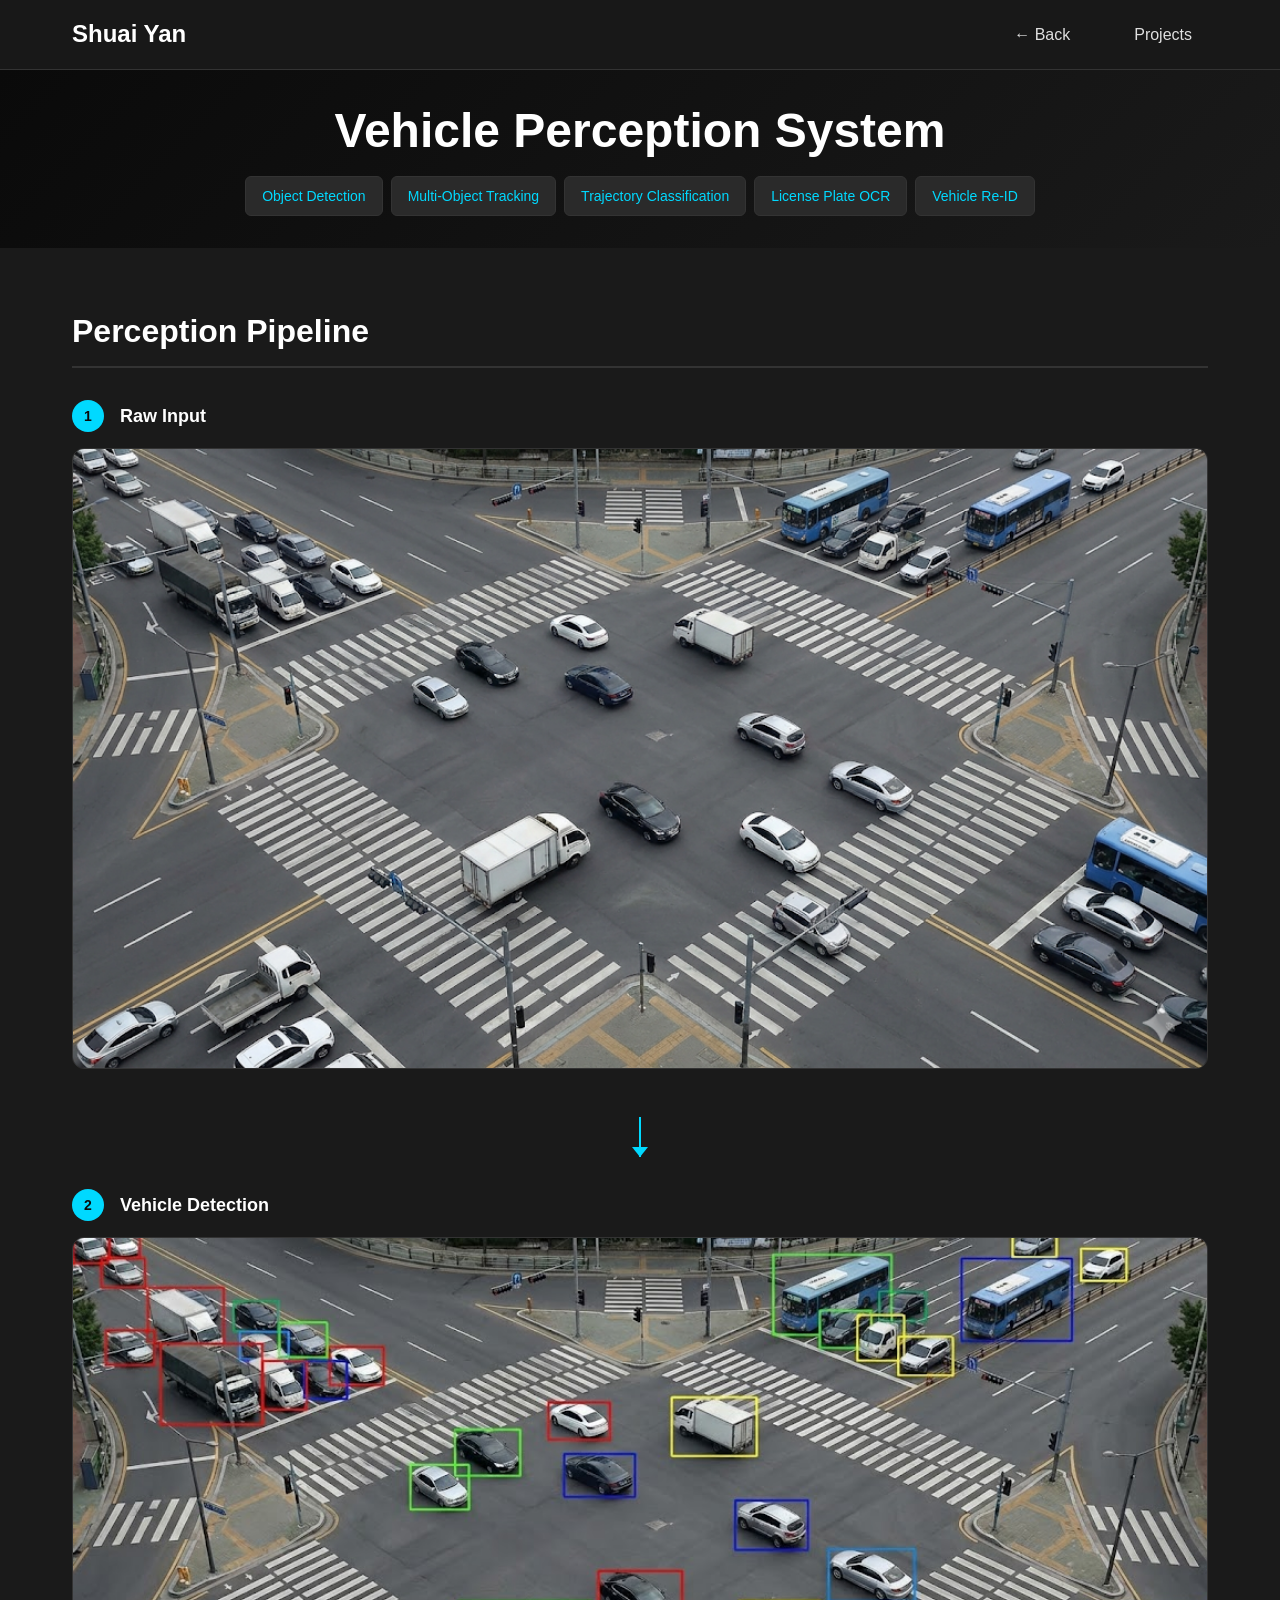
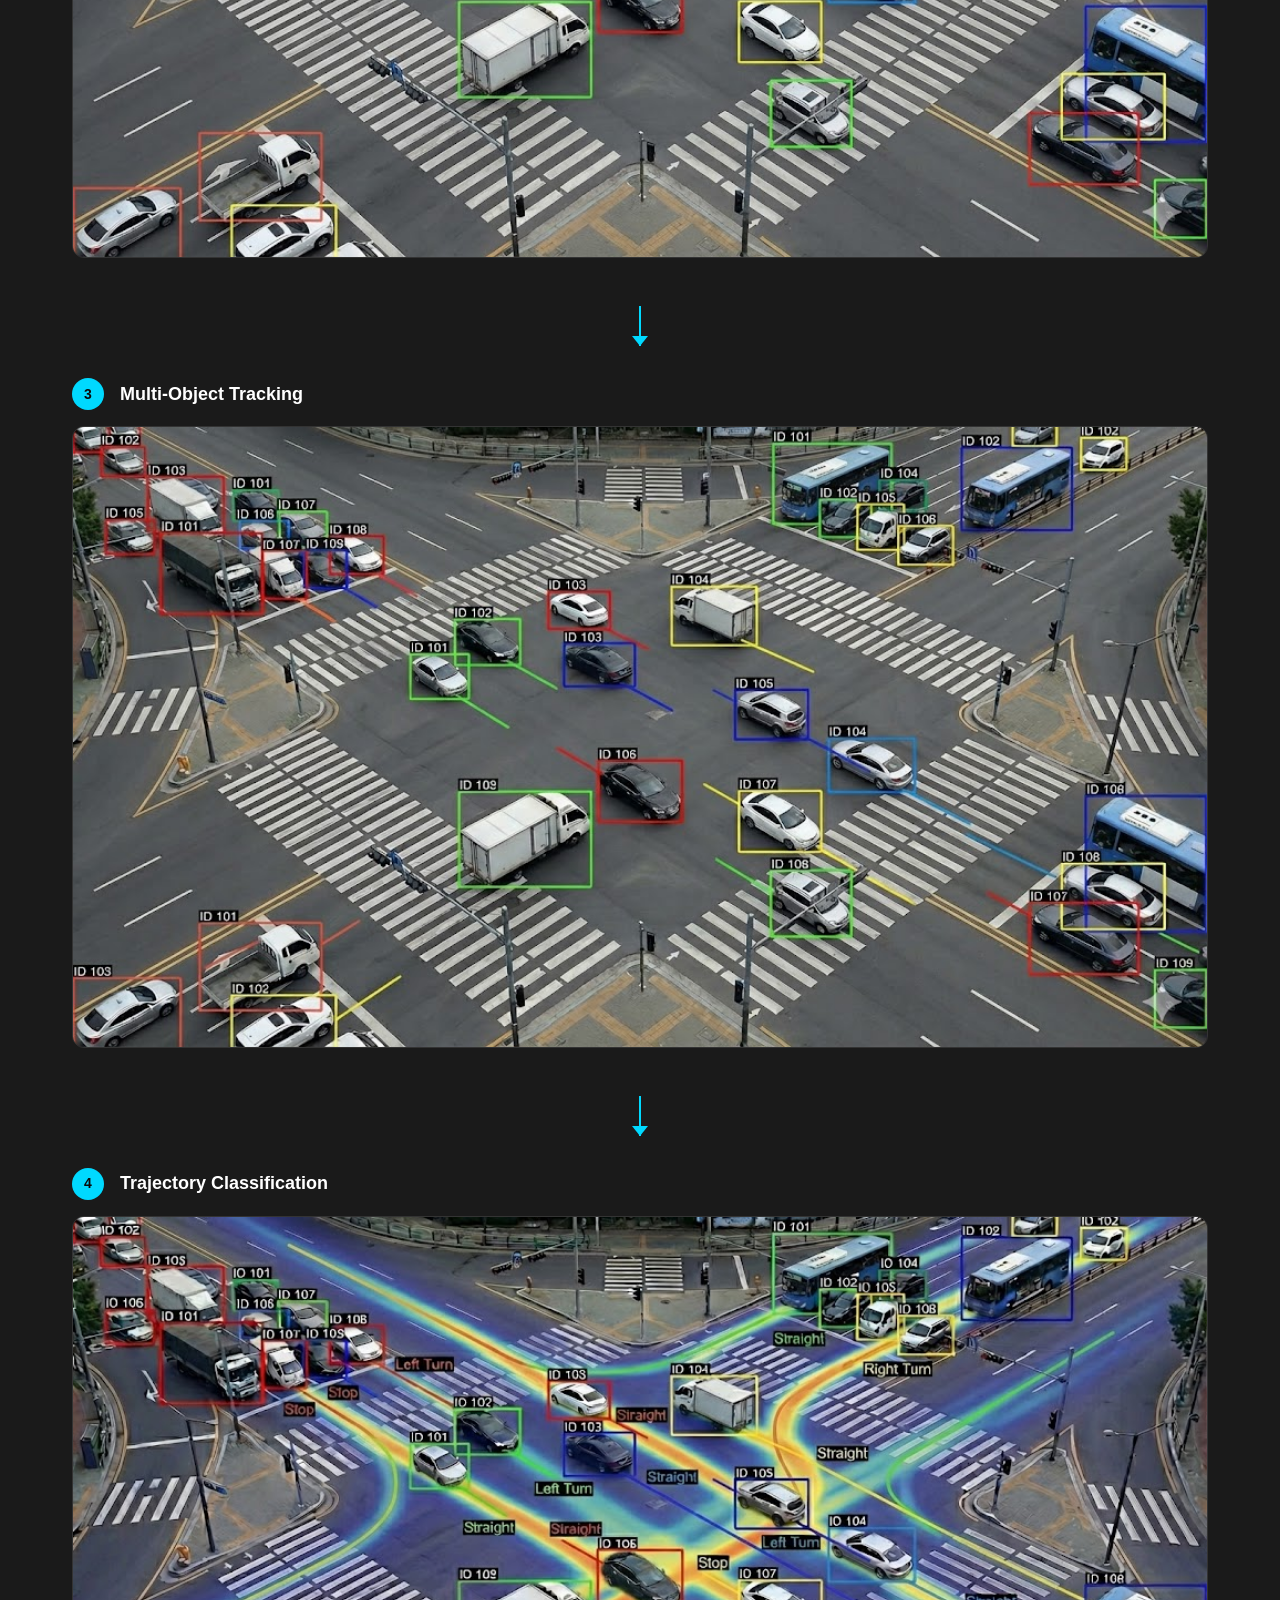
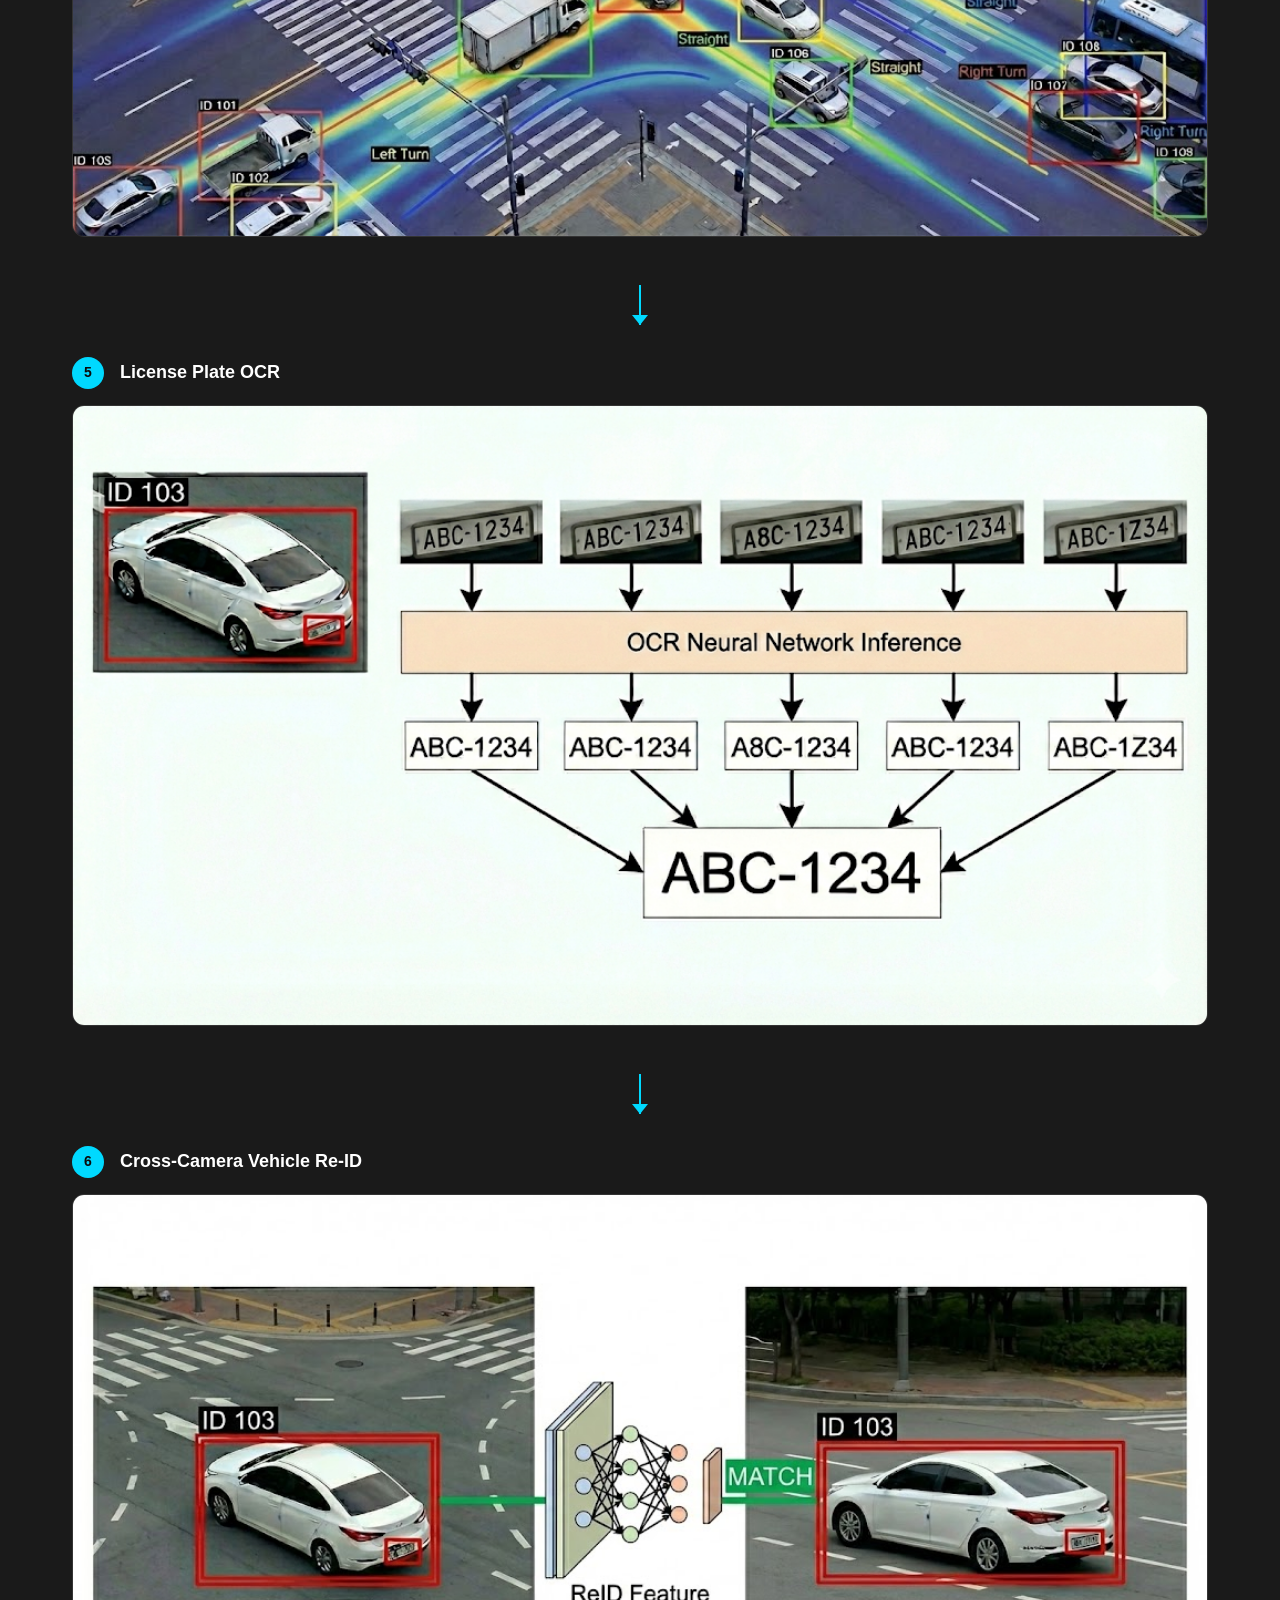
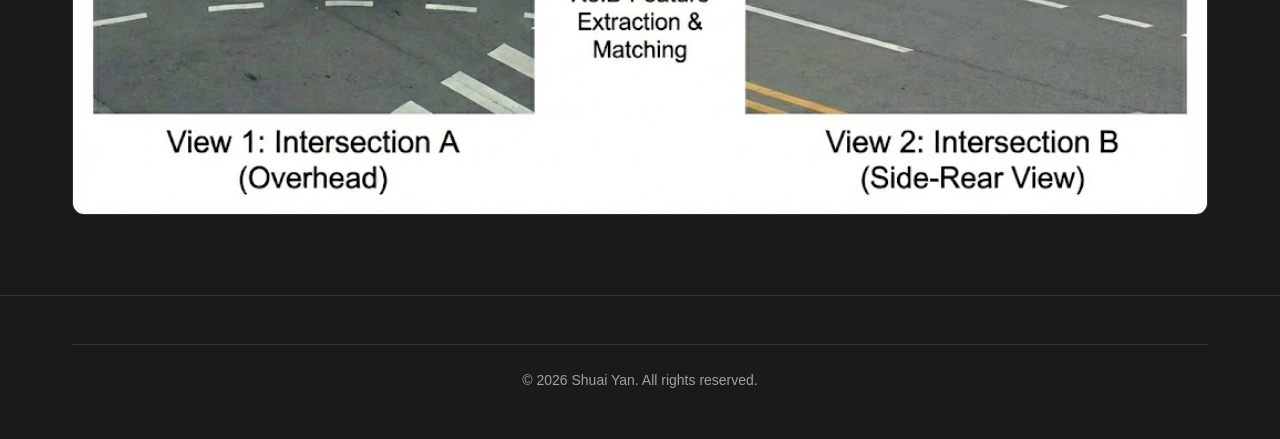
<file: projects/vehicle_perception.html>
<!DOCTYPE html>
<html lang="en">
<head>
    <meta charset="UTF-8">
    <meta name="viewport" content="width=device-width, initial-scale=1.0">
    <meta name="description" content="Vehicle Perception System - Detection, Tracking, Trajectory Classification, License Plate OCR, and Cross-camera Re-ID">
    <title>Vehicle Perception System | Shuai Yan</title>
    <link rel="stylesheet" href="../styles.css">
    <link rel="stylesheet" href="../project-detail.css">
</head>
<body>
    <!-- Navigation -->
    <nav id="navbar">
        <div class="nav-container">
            <a href="../index.html" class="nav-logo">Shuai Yan</a>
            <ul class="nav-menu">
                <li><a href="../index.html" class="nav-link">← Back</a></li>
                <li><a href="../index.html#projects" class="nav-link">Projects</a></li>
            </ul>
        </div>
    </nav>

    <main class="project-detail">
        <!-- Project Hero -->
        <section class="project-hero">
            <div class="container">
                <h1 class="project-detail-title">Vehicle Perception System</h1>
                <div class="project-detail-tags">
                    <span class="tag">Object Detection</span>
                    <span class="tag">Multi-Object Tracking</span>
                    <span class="tag">Trajectory Classification</span>
                    <span class="tag">License Plate OCR</span>
                    <span class="tag">Vehicle Re-ID</span>
                </div>
            </div>
        </section>

        <!-- Perception Pipeline -->
        <section class="project-section">
            <div class="container">
                <h2 class="section-heading">Perception Pipeline</h2>

                <!-- Step 1: Raw Input -->
                <div class="pipeline-step">
                    <h3 class="pipeline-step-title"><span class="pipeline-number">1</span>Raw Input</h3>
                    <div class="pipeline-image-wrapper">
                        <img src="../assets/vehicle_perception/raw_image.png" alt="Raw aerial view of intersection">
                    </div>
                </div>

                <div class="demo-merge-arrow">
                    <div class="merge-arrow-line"></div>
                </div>

                <!-- Step 2: Vehicle Detection -->
                <div class="pipeline-step">
                    <h3 class="pipeline-step-title"><span class="pipeline-number">2</span>Vehicle Detection</h3>
                    <div class="pipeline-image-wrapper">
                        <img src="../assets/vehicle_perception/detection.png" alt="Vehicle detection with bounding boxes">
                    </div>
                </div>

                <div class="demo-merge-arrow">
                    <div class="merge-arrow-line"></div>
                </div>

                <!-- Step 3: Multi-Object Tracking -->
                <div class="pipeline-step">
                    <h3 class="pipeline-step-title"><span class="pipeline-number">3</span>Multi-Object Tracking</h3>
                    <div class="pipeline-image-wrapper">
                        <img src="../assets/vehicle_perception/tracking.png" alt="Multi-object tracking with IDs">
                    </div>
                </div>

                <div class="demo-merge-arrow">
                    <div class="merge-arrow-line"></div>
                </div>

                <!-- Step 4: Trajectory Classification -->
                <div class="pipeline-step">
                    <h3 class="pipeline-step-title"><span class="pipeline-number">4</span>Trajectory Classification</h3>
                    <div class="pipeline-image-wrapper">
                        <img src="../assets/vehicle_perception/tragectory classification.png" alt="Trajectory classification with colored paths">
                    </div>
                </div>

                <div class="demo-merge-arrow">
                    <div class="merge-arrow-line"></div>
                </div>

                <!-- Step 5: License Plate OCR -->
                <div class="pipeline-step">
                    <h3 class="pipeline-step-title"><span class="pipeline-number">5</span>License Plate OCR</h3>
                    <div class="pipeline-image-wrapper">
                        <img src="../assets/vehicle_perception/license plate.png" alt="License plate OCR pipeline">
                    </div>
                </div>

                <div class="demo-merge-arrow">
                    <div class="merge-arrow-line"></div>
                </div>

                <!-- Step 6: Cross-Camera Re-ID -->
                <div class="pipeline-step">
                    <h3 class="pipeline-step-title"><span class="pipeline-number">6</span>Cross-Camera Vehicle Re-ID</h3>
                    <div class="pipeline-image-wrapper">
                        <img src="../assets/vehicle_perception/reid.png" alt="Cross-camera vehicle re-identification">
                    </div>
                </div>

            </div>
        </section>

    </main>

    <!-- Footer -->
    <footer class="footer-section">
        <div class="container">
            <div class="footer-content">
                <div class="footer-copyright">
                    <p>&copy; 2026 Shuai Yan. All rights reserved.</p>
                </div>
            </div>
        </div>
    </footer>
</body>
</html>
</file>
<file: styles.css>
/* ========================================
   CSS Variables for Theming
   ======================================== */
:root {
    /* Color Palette - Dark Theme */
    --bg-primary: #0a0a0a;
    --bg-secondary: #1a1a1a;
    --bg-tertiary: #252525;
    --bg-hover: #2a2a2a;

    --text-primary: #ffffff;
    --text-secondary: #e0e0e0;
    --text-muted: #a0a0a0;

    --accent-primary: #00d9ff;
    --accent-secondary: #0099cc;
    --accent-hover: #00b8e6;

    --border-color: #333333;
    --shadow: rgba(0, 0, 0, 0.5);

    /* Spacing */
    --spacing-xs: 0.5rem;
    --spacing-sm: 1rem;
    --spacing-md: 1.5rem;
    --spacing-lg: 2rem;
    --spacing-xl: 3rem;
    --spacing-xxl: 4rem;

    /* Typography */
    --font-primary: -apple-system, BlinkMacSystemFont, 'Segoe UI', Roboto, Oxygen, Ubuntu, Cantarell, sans-serif;
    --font-mono: 'Courier New', Courier, monospace;

    --font-size-xs: 0.75rem;
    --font-size-sm: 0.875rem;
    --font-size-base: 1rem;
    --font-size-lg: 1.125rem;
    --font-size-xl: 1.5rem;
    --font-size-2xl: 2rem;
    --font-size-3xl: 2.5rem;
    --font-size-4xl: 3rem;

    /* Layout */
    --container-max-width: 1200px;
    --nav-height: 70px;

    /* Transitions */
    --transition-fast: 0.2s ease;
    --transition-normal: 0.3s ease;
    --transition-slow: 0.4s ease;

    /* Animation Durations */
    --animation-duration: 0.7s;
    --animation-stagger: 0.15s;
}

/* ========================================
   Keyframe Animations
   ======================================== */
@keyframes fadeIn {
    from {
        opacity: 0;
    }
    to {
        opacity: 1;
    }
}

@keyframes slideUp {
    from {
        opacity: 0;
        transform: translateY(30px);
    }
    to {
        opacity: 1;
        transform: translateY(0);
    }
}

@keyframes slideInLeft {
    from {
        opacity: 0;
        transform: translateX(-30px);
    }
    to {
        opacity: 1;
        transform: translateX(0);
    }
}

@keyframes slideInRight {
    from {
        opacity: 0;
        transform: translateX(30px);
    }
    to {
        opacity: 1;
        transform: translateX(0);
    }
}

@keyframes scaleIn {
    from {
        opacity: 0;
        transform: scale(0.95);
    }
    to {
        opacity: 1;
        transform: scale(1);
    }
}

/* ========================================
   CSS Reset & Base Styles
   ======================================== */
*, *::before, *::after {
    box-sizing: border-box;
    margin: 0;
    padding: 0;
}

html {
    font-size: 16px;
    line-height: 1.6;
    scroll-behavior: smooth;
    scroll-padding-top: var(--nav-height);
}

body {
    font-family: var(--font-primary);
    background-color: var(--bg-primary);
    color: var(--text-secondary);
    min-height: 100vh;
    -webkit-font-smoothing: antialiased;
    -moz-osx-font-smoothing: grayscale;
}

h1, h2, h3, h4, h5, h6 {
    color: var(--text-primary);
    font-weight: 600;
    line-height: 1.2;
}

a {
    color: var(--accent-primary);
    text-decoration: none;
    transition: color var(--transition-fast);
}

a:hover {
    color: var(--accent-hover);
}

img {
    max-width: 100%;
    height: auto;
    display: block;
}

ul {
    list-style: none;
}

/* ========================================
   Container Layout
   ======================================== */
.container {
    max-width: var(--container-max-width);
    margin: 0 auto;
    padding: 0 var(--spacing-lg);
    width: 100%;
}

/* ========================================
   Navigation Bar
   ======================================== */
#navbar {
    position: fixed;
    top: 0;
    left: 0;
    background-color: var(--bg-secondary);
    border-bottom: 1px solid var(--border-color);
    height: var(--nav-height);
    width: 100%;
    z-index: 100;
    transition: all var(--transition-normal);
    backdrop-filter: blur(10px);
    background-color: rgba(26, 26, 26, 0.95);
}

.nav-container {
    max-width: var(--container-max-width);
    margin: 0 auto;
    padding: 0 var(--spacing-lg);
    height: 100%;
    display: flex;
    justify-content: space-between;
    align-items: center;
}

.nav-logo {
    font-size: var(--font-size-xl);
    font-weight: 700;
    color: var(--text-primary);
    transition: color var(--transition-fast);
}

.nav-logo:hover {
    color: var(--accent-primary);
}

.nav-menu {
    display: flex;
    gap: var(--spacing-lg);
    align-items: center;
}

.nav-link {
    font-size: var(--font-size-base);
    color: var(--text-secondary);
    padding: var(--spacing-xs) var(--spacing-sm);
    border-radius: 4px;
    transition: all var(--transition-fast);
    position: relative;
}

.nav-link:hover {
    color: var(--accent-primary);
    background-color: var(--bg-hover);
}

.nav-link.active {
    color: var(--accent-primary);
    background-color: var(--bg-hover);
}

/* ========================================
   Sidebar Layout
   ======================================== */
body.sidebar-layout {
    display: flex;
    min-height: 100vh;
}

body.sidebar-layout #navbar {
    display: none;
}

/* Override section alternating backgrounds inside sidebar layout */
body.sidebar-layout section {
    background-color: transparent;
}

body.sidebar-layout section:nth-child(even) {
    background-color: transparent;
}

body.sidebar-layout section:nth-child(odd) {
    background-color: transparent;
}

.sidebar {
    position: fixed;
    top: 0;
    left: 0;
    width: 20%;
    min-width: 240px;
    height: 100vh;
    background: var(--bg-primary);
    padding: 3rem 2rem;
    display: flex;
    flex-direction: column;
    justify-content: center;
    overflow-y: auto;
    z-index: 100;
}

.sidebar-content {
    display: flex;
    flex-direction: column;
    gap: var(--spacing-sm);
}

.sidebar-name {
    font-size: 1.75rem;
    color: var(--text-primary);
    font-weight: 700;
    letter-spacing: -0.02em;
}

.sidebar-title {
    font-size: var(--font-size-lg);
    color: var(--text-secondary);
    font-weight: 400;
    margin-bottom: var(--spacing-xs);
}

.sidebar-about {
    font-size: var(--font-size-sm);
    color: var(--text-muted);
    line-height: 1.6;
}

.sidebar-nav {
    display: flex;
    flex-direction: column;
    gap: 0;
    margin-top: var(--spacing-lg);
}

.sidebar-nav-link {
    color: var(--text-muted);
    text-decoration: none;
    font-size: var(--font-size-xs);
    font-weight: 700;
    letter-spacing: 0.1em;
    text-transform: uppercase;
    padding: var(--spacing-xs) 0;
    transition: color var(--transition-fast);
    display: flex;
    align-items: center;
    gap: var(--spacing-sm);
}

.sidebar-nav-link::before {
    content: '';
    display: inline-block;
    width: 32px;
    height: 1px;
    background: var(--text-muted);
    transition: all var(--transition-fast);
}

.sidebar-nav-link:hover {
    color: var(--text-primary);
}

.sidebar-nav-link:hover::before {
    width: 64px;
    background: var(--text-primary);
}

.sidebar-contact {
    display: flex;
    flex-direction: row;
    gap: var(--spacing-md);
    margin-top: var(--spacing-xl);
}

.sidebar-contact .contact-link {
    color: var(--text-muted);
    text-decoration: none;
    font-size: var(--font-size-sm);
    transition: color var(--transition-fast);
    padding: 0;
    border: none;
    background: none;
    display: inline;
    min-width: 0;
    min-height: 0;
}

.sidebar-contact .contact-link:hover {
    color: var(--text-primary);
    background: none;
    transform: none;
    box-shadow: none;
}

.main-content {
    margin-left: 20%;
    width: 80%;
    padding: 3rem 4rem;
    max-width: 50vw;
    margin-right: auto;
    /* Center within the remaining 80% space: (80% - 50vw) / 2 on each side */
    margin-left: calc(20% + (80vw - 50vw) / 2);
}

/* Override section titles in sidebar layout */
body.sidebar-layout .section-title {
    text-align: left;
    font-size: var(--font-size-xs);
    font-weight: 700;
    letter-spacing: 0.1em;
    text-transform: uppercase;
    color: var(--text-primary);
    margin-bottom: var(--spacing-lg);
    padding-bottom: 0;
}

body.sidebar-layout .section-title::after {
    display: none;
}

/* Override section padding in sidebar layout */
body.sidebar-layout section {
    padding: 0 0 var(--spacing-xxl) 0;
}

/* Override projects section background */
body.sidebar-layout .projects-section {
    background-color: transparent;
}

body.sidebar-layout .education-section {
    background-color: transparent;
}

/* Footer in sidebar layout */
body.sidebar-layout .footer-section {
    background-color: transparent;
    border-top: 1px solid var(--border-color);
    padding: var(--spacing-lg) 0;
}

body.sidebar-layout .footer-section .footer-copyright {
    border-top: none;
    padding-top: 0;
}

body.sidebar-layout .footer-section .footer-copyright p {
    text-align: left;
}

/* Grid cards in sidebar layout */
body.sidebar-layout .projects-grid {
    grid-template-columns: repeat(auto-fill, minmax(300px, 1fr));
}

body.sidebar-layout .education-list {
    max-width: none;
}

body.sidebar-layout .education-item {
    flex-direction: column;
    gap: 2px;
    padding: var(--spacing-md) 0;
    border-bottom: 1px solid var(--border-color);
}

body.sidebar-layout .education-item:last-child {
    border-bottom: none;
}

body.sidebar-layout .education-date {
    margin-left: 0;
    font-size: var(--font-size-xs);
}

/* ========================================
   Hero Section
   ======================================== */
.hero-section {
    display: flex;
    align-items: center;
    justify-content: center;
    background: linear-gradient(135deg, var(--bg-primary) 0%, var(--bg-secondary) 100%);
    text-align: center;
    padding: var(--spacing-xl) var(--spacing-lg);
    padding-top: calc(var(--nav-height) + var(--spacing-xl));
}

.hero-container {
    max-width: 800px;
}

.hero-name {
    font-size: var(--font-size-4xl);
    margin-bottom: var(--spacing-md);
    color: var(--text-primary);
    font-weight: 700;
    animation: fadeIn var(--animation-duration) ease-out;
}

.hero-title {
    font-size: var(--font-size-xl);
    color: var(--accent-primary);
    margin-bottom: var(--spacing-md);
    font-weight: 400;
    animation: fadeIn var(--animation-duration) ease-out 0.2s backwards;
}

.hero-about {
    max-width: 700px;
    margin: 0 auto var(--spacing-xl);
    color: var(--text-muted);
    font-size: var(--font-size-base);
    line-height: 1.7;
    animation: fadeIn var(--animation-duration) ease-out 0.3s backwards;
}

.hero-contact {
    display: flex;
    gap: var(--spacing-lg);
    justify-content: center;
    flex-wrap: wrap;
    animation: fadeIn var(--animation-duration) ease-out 0.4s backwards;
}

.contact-link {
    padding: var(--spacing-sm) var(--spacing-lg);
    border: 2px solid var(--accent-primary);
    border-radius: 8px;
    color: var(--accent-primary);
    font-weight: 600;
    transition: all var(--transition-normal);
    display: inline-block;
}

.contact-link:hover {
    background-color: var(--accent-primary);
    color: var(--bg-primary);
    transform: translateY(-2px);
    box-shadow: 0 4px 12px var(--shadow);
}

/* ========================================
   Section Styling (Common)
   ======================================== */
section {
    padding: var(--spacing-xxl) 0;
    animation: fadeIn var(--animation-duration) ease-out;
}

section:nth-child(even) {
    background-color: var(--bg-secondary);
}

section:nth-child(odd) {
    background-color: var(--bg-primary);
}

.section-title {
    font-size: var(--font-size-3xl);
    text-align: center;
    margin-bottom: var(--spacing-xl);
    color: var(--text-primary);
    position: relative;
    padding-bottom: var(--spacing-md);
    animation: slideUp var(--animation-duration) ease-out;
}

.section-title::after {
    content: '';
    position: absolute;
    bottom: 0;
    left: 50%;
    transform: translateX(-50%);
    width: 80px;
    height: 3px;
    background: linear-gradient(90deg, transparent, var(--accent-primary), transparent);
}

/* ========================================
   About Section
   ======================================== */
.about-section {
    background-color: var(--bg-primary);
}

.about-content {
    max-width: 800px;
    margin: 0 auto;
    font-size: var(--font-size-lg);
    line-height: 1.8;
    animation: slideUp var(--animation-duration) ease-out 0.2s backwards;
}

.about-content p {
    margin-bottom: var(--spacing-md);
    color: var(--text-secondary);
}

.about-content p:last-child {
    margin-bottom: 0;
}

/* ========================================
   Projects Section - Card Grid
   ======================================== */
.projects-section {
    background-color: var(--bg-secondary);
}

/* Featured projects - full width, horizontal layout */
.projects-featured {
    display: flex;
    flex-direction: column;
    gap: var(--spacing-lg);
    margin-bottom: var(--spacing-xl);
}

.project-card.featured {
    display: grid;
    grid-template-columns: 2fr 1fr;
}

.project-card.featured .project-image {
    height: 100%;
    min-height: 0;
    aspect-ratio: 16 / 9;
}

.project-card.featured .project-content {
    display: flex;
    flex-direction: column;
    justify-content: center;
}

.project-card.featured .project-title {
    font-size: var(--font-size-2xl);
}

.project-card.featured .project-description {
    font-size: var(--font-size-lg);
}

/* Normal project grid */
.projects-grid {
    display: grid;
    grid-template-columns: repeat(auto-fill, minmax(320px, 1fr));
    gap: var(--spacing-lg);
}

.project-card {
    background-color: var(--bg-tertiary);
    border-radius: 12px;
    overflow: hidden;
    transition: all var(--transition-normal);
    border: 1px solid var(--border-color);
    display: flex;
    flex-direction: column;
    animation: slideUp var(--animation-duration) ease-out backwards;
    color: var(--text-secondary);
    text-decoration: none;
}

.project-card:nth-child(1) { animation-delay: 0.1s; }
.project-card:nth-child(2) { animation-delay: 0.2s; }
.project-card:nth-child(3) { animation-delay: 0.3s; }
.project-card:nth-child(4) { animation-delay: 0.4s; }
.project-card:nth-child(5) { animation-delay: 0.5s; }

.project-card:hover {
    transform: translateY(-8px);
    box-shadow: 0 12px 24px var(--shadow);
    border-color: var(--accent-primary);
}

.project-image {
    width: 100%;
    height: 200px;
    background-color: var(--bg-hover);
    overflow: hidden;
    position: relative;
}

.project-image img,
.project-image video {
    width: 100%;
    height: 100%;
    object-fit: cover;
    transition: transform var(--transition-slow);
}

.project-card:hover .project-image img,
.project-card:hover .project-image video {
    transform: scale(1.1);
}

.project-content {
    padding: var(--spacing-md);
    flex: 1;
    display: flex;
    flex-direction: column;
}

.project-title {
    font-size: var(--font-size-xl);
    margin-bottom: var(--spacing-sm);
    color: var(--text-primary);
}

.project-description {
    color: var(--text-secondary);
    margin-bottom: var(--spacing-md);
    flex: 1;
    line-height: 1.6;
}

.project-tags {
    display: flex;
    flex-wrap: wrap;
    gap: var(--spacing-xs);
}

.tag {
    background-color: var(--bg-hover);
    color: var(--accent-primary);
    padding: var(--spacing-xs) var(--spacing-sm);
    border-radius: 6px;
    font-size: var(--font-size-sm);
    border: 1px solid var(--border-color);
    transition: all var(--transition-fast);
}

.tag:hover {
    background-color: var(--accent-primary);
    color: var(--bg-primary);
    border-color: var(--accent-primary);
}

/* ========================================
   Experience Section - Timeline
   ======================================== */
.experience-section {
    background-color: var(--bg-primary);
}

.timeline {
    max-width: 800px;
    margin: 0 auto;
    position: relative;
    padding-left: var(--spacing-xl);
}

/* Vertical line for timeline */
.timeline::before {
    content: '';
    position: absolute;
    left: 0;
    top: 0;
    bottom: 0;
    width: 2px;
    background: linear-gradient(180deg, transparent, var(--accent-primary), transparent);
}

.timeline-item {
    position: relative;
    margin-bottom: var(--spacing-xl);
    padding-left: var(--spacing-lg);
    animation: slideInLeft var(--animation-duration) ease-out backwards;
}

.timeline-item:nth-child(1) { animation-delay: 0.1s; }
.timeline-item:nth-child(2) { animation-delay: 0.2s; }
.timeline-item:nth-child(3) { animation-delay: 0.3s; }
.timeline-item:nth-child(4) { animation-delay: 0.4s; }
.timeline-item:nth-child(5) { animation-delay: 0.5s; }
.timeline-item:nth-child(6) { animation-delay: 0.6s; }

.timeline-item:last-child {
    margin-bottom: 0;
}

.timeline-marker {
    position: absolute;
    left: calc(-1 * var(--spacing-xl) - 6px);
    top: 0;
    width: 14px;
    height: 14px;
    border-radius: 50%;
    background-color: var(--accent-primary);
    border: 3px solid var(--bg-primary);
    box-shadow: 0 0 0 3px var(--bg-tertiary);
}

.timeline-content {
    background-color: var(--bg-tertiary);
    padding: var(--spacing-md);
    border-radius: 8px;
    border: 1px solid var(--border-color);
    transition: all var(--transition-normal);
}

.timeline-item:hover .timeline-content {
    border-color: var(--accent-primary);
    transform: translateX(4px);
    box-shadow: 0 4px 12px var(--shadow);
}

.timeline-title {
    font-size: var(--font-size-xl);
    color: var(--text-primary);
    margin-bottom: var(--spacing-xs);
}

.timeline-company {
    color: var(--accent-primary);
    font-size: var(--font-size-base);
    font-weight: 600;
    margin-bottom: var(--spacing-xs);
}

.timeline-date {
    color: var(--text-muted);
    font-size: var(--font-size-sm);
    margin-bottom: var(--spacing-sm);
}

.timeline-description {
    color: var(--text-secondary);
    line-height: 1.6;
}

/* ========================================
   Skills Section - Tag Layout
   ======================================== */
.skills-section {
    background-color: var(--bg-secondary);
}

.skills-container {
    display: grid;
    grid-template-columns: repeat(auto-fit, minmax(280px, 1fr));
    gap: var(--spacing-lg);
    margin-top: var(--spacing-lg);
}

.skills-category {
    background-color: var(--bg-tertiary);
    padding: var(--spacing-lg);
    border-radius: 12px;
    border: 1px solid var(--border-color);
    transition: all var(--transition-normal);
    animation: scaleIn var(--animation-duration) ease-out backwards;
}

.skills-category:nth-child(1) { animation-delay: 0.1s; }
.skills-category:nth-child(2) { animation-delay: 0.2s; }
.skills-category:nth-child(3) { animation-delay: 0.3s; }
.skills-category:nth-child(4) { animation-delay: 0.4s; }
.skills-category:nth-child(5) { animation-delay: 0.5s; }
.skills-category:nth-child(6) { animation-delay: 0.6s; }

.skills-category:hover {
    border-color: var(--accent-primary);
    transform: translateY(-4px);
    box-shadow: 0 8px 16px var(--shadow);
}

.category-title {
    font-size: var(--font-size-xl);
    color: var(--text-primary);
    margin-bottom: var(--spacing-md);
    padding-bottom: var(--spacing-sm);
    border-bottom: 2px solid var(--border-color);
}

.skills-tags {
    display: flex;
    flex-wrap: wrap;
    gap: var(--spacing-sm);
}

.skill-tag {
    background-color: var(--bg-hover);
    color: var(--text-secondary);
    padding: var(--spacing-xs) var(--spacing-md);
    border-radius: 20px;
    font-size: var(--font-size-sm);
    border: 1px solid var(--border-color);
    transition: all var(--transition-fast);
    cursor: default;
}

.skill-tag:hover {
    background-color: var(--accent-primary);
    color: var(--bg-primary);
    border-color: var(--accent-primary);
    transform: scale(1.05);
}

/* ========================================
   Education Section
   ======================================== */
.education-section {
    background-color: var(--bg-primary);
}

.education-list {
    max-width: 800px;
    margin: 0 auto;
    display: flex;
    flex-direction: column;
    gap: var(--spacing-md);
}

.education-item {
    display: flex;
    align-items: baseline;
    gap: var(--spacing-sm);
    flex-wrap: wrap;
}

.education-degree {
    font-size: var(--font-size-base);
    color: var(--text-primary);
    font-weight: 600;
}

.education-institution {
    color: var(--text-muted);
    font-size: var(--font-size-base);
}

.education-date {
    color: var(--text-muted);
    font-size: var(--font-size-sm);
    margin-left: auto;
}

/* ========================================
   Footer Section
   ======================================== */
.footer-section {
    background-color: var(--bg-secondary);
    border-top: 1px solid var(--border-color);
    padding: var(--spacing-xl) 0;
}

.footer-content {
    display: flex;
    flex-direction: column;
    gap: var(--spacing-lg);
    text-align: center;
    animation: fadeIn var(--animation-duration) ease-out;
}

.footer-contact h3 {
    font-size: var(--font-size-xl);
    margin-bottom: var(--spacing-md);
    color: var(--text-primary);
}

.footer-contact p {
    margin-bottom: var(--spacing-sm);
    color: var(--text-secondary);
}

.footer-contact a {
    color: var(--accent-primary);
    transition: color var(--transition-fast);
}

.footer-contact a:hover {
    color: var(--accent-hover);
    text-decoration: underline;
}

.footer-copyright {
    padding-top: var(--spacing-md);
    border-top: 1px solid var(--border-color);
}

.footer-copyright p {
    color: var(--text-muted);
    font-size: var(--font-size-sm);
}

/* ========================================
   Accessibility - Reduced Motion
   ======================================== */
@media (prefers-reduced-motion: reduce) {
    *,
    *::before,
    *::after {
        animation-duration: 0.01ms !important;
        animation-iteration-count: 1 !important;
        transition-duration: 0.01ms !important;
    }
}

/* ========================================
   Responsive Design - Medium screens (sidebar)
   ======================================== */
@media (max-width: 1200px) and (min-width: 769px) {
    .sidebar {
        width: 22%;
        padding: 2rem 1.5rem;
    }

    .sidebar-name {
        font-size: 1.75rem;
    }

    .main-content {
        margin-left: calc(22% + (78vw - 55vw) / 2);
        padding: 2rem 2rem;
        max-width: 55vw;
    }
}

/* ========================================
   Responsive Design - Tablet
   ======================================== */
@media (max-width: 768px) {
    body.sidebar-layout {
        flex-direction: column;
    }

    .sidebar {
        position: relative;
        width: 100%;
        max-width: none;
        height: auto;
        padding: var(--spacing-xl) var(--spacing-lg);
        border-right: none;
        border-bottom: 1px solid var(--border-color);
    }

    .sidebar-name {
        font-size: var(--font-size-2xl);
    }

    .sidebar-about {
        max-width: none;
    }

    .main-content {
        margin-left: 0;
        margin-right: 0;
        max-width: none;
        width: 100%;
        padding: var(--spacing-lg) var(--spacing-md);
    }

    :root {
        --font-size-4xl: 2.5rem;
        --font-size-3xl: 2rem;
        --font-size-2xl: 1.75rem;
        --spacing-xxl: 3rem;
        --spacing-xl: 2rem;
    }

    .container {
        padding: 0 var(--spacing-md);
    }

    .nav-container {
        padding: 0 var(--spacing-md);
    }

    .nav-menu {
        gap: var(--spacing-sm);
    }

    .nav-link {
        padding: var(--spacing-xs);
        font-size: var(--font-size-sm);
    }

    .hero-section {
        padding: var(--spacing-xl) var(--spacing-md);
    }

    section {
        padding: var(--spacing-xl) 0;
    }

    .project-card.featured {
        grid-template-columns: 1fr;
    }

    .project-card.featured .project-image {
        min-height: 200px;
    }

    .projects-grid {
        grid-template-columns: repeat(auto-fill, minmax(280px, 1fr));
        gap: var(--spacing-md);
    }

    .timeline {
        padding-left: var(--spacing-lg);
    }

    .timeline-item {
        padding-left: var(--spacing-md);
    }

    .skills-container {
        grid-template-columns: 1fr;
        gap: var(--spacing-md);
    }

    .hero-contact {
        gap: var(--spacing-md);
    }
}

/* ========================================
   Responsive Design - Mobile
   ======================================== */
@media (max-width: 480px) {
    :root {
        --font-size-4xl: 2rem;
        --font-size-3xl: 1.75rem;
        --font-size-2xl: 1.5rem;
        --font-size-xl: 1.25rem;
        --font-size-lg: 1rem;
        --font-size-base: 1rem;
        --spacing-xxl: 2rem;
        --spacing-xl: 1.5rem;
        --spacing-lg: 1rem;
        --nav-height: 60px;
    }

    html {
        font-size: 14px;
    }

    .container {
        padding: 0 var(--spacing-sm);
    }

    /* Navigation - Stacked/Compact */
    .nav-container {
        padding: 0 var(--spacing-sm);
        flex-wrap: wrap;
        gap: var(--spacing-xs);
    }

    .nav-logo {
        font-size: var(--font-size-lg);
    }

    .nav-menu {
        width: 100%;
        justify-content: space-around;
        gap: var(--spacing-xs);
        flex-wrap: wrap;
        padding-top: var(--spacing-xs);
    }

    .nav-link {
        padding: var(--spacing-xs);
        font-size: var(--font-size-xs);
        min-width: 44px;
        min-height: 44px;
        display: flex;
        align-items: center;
        justify-content: center;
    }

    /* Hero Section - Compact */
    .hero-section {
        padding: var(--spacing-lg) var(--spacing-sm);
        padding-top: calc(var(--nav-height) + var(--spacing-lg));
    }

    .hero-name {
        font-size: var(--font-size-3xl);
        margin-bottom: var(--spacing-sm);
    }

    .hero-title {
        font-size: var(--font-size-lg);
        margin-bottom: var(--spacing-lg);
    }

    .hero-contact {
        flex-direction: column;
        gap: var(--spacing-sm);
        align-items: stretch;
    }

    .contact-link {
        padding: var(--spacing-sm);
        min-height: 44px;
        display: flex;
        align-items: center;
        justify-content: center;
    }

    /* Section Spacing */
    section {
        padding: var(--spacing-xl) 0;
    }

    .section-title {
        font-size: var(--font-size-2xl);
        margin-bottom: var(--spacing-lg);
        padding-bottom: var(--spacing-sm);
    }

    /* About Section */
    .about-content {
        font-size: var(--font-size-base);
        line-height: 1.7;
    }

    /* Projects - Single Column */
    .projects-grid {
        grid-template-columns: 1fr;
        gap: var(--spacing-md);
    }

    .project-card {
        margin: 0;
    }

    .project-image {
        height: 180px;
    }

    .project-content {
        padding: var(--spacing-sm);
    }

    .project-title {
        font-size: var(--font-size-lg);
    }

    .project-tags {
        gap: var(--spacing-xs);
    }

    .tag {
        font-size: var(--font-size-xs);
        padding: 4px var(--spacing-xs);
    }

    /* Experience Timeline - Simplified */
    .timeline {
        padding-left: var(--spacing-md);
    }

    .timeline::before {
        left: 0;
    }

    .timeline-item {
        padding-left: var(--spacing-sm);
        margin-bottom: var(--spacing-lg);
    }

    .timeline-marker {
        left: calc(-1 * var(--spacing-md) - 6px);
        width: 12px;
        height: 12px;
    }

    .timeline-content {
        padding: var(--spacing-sm);
    }

    .timeline-title {
        font-size: var(--font-size-lg);
    }

    .timeline-company {
        font-size: var(--font-size-sm);
    }

    .timeline-date {
        font-size: var(--font-size-xs);
    }

    .timeline-description {
        font-size: var(--font-size-sm);
    }

    /* Skills - Stacked Vertically */
    .skills-container {
        grid-template-columns: 1fr;
        gap: var(--spacing-md);
    }

    .skills-category {
        padding: var(--spacing-sm);
    }

    .category-title {
        font-size: var(--font-size-lg);
        margin-bottom: var(--spacing-sm);
    }

    .skills-tags {
        gap: var(--spacing-xs);
    }

    .skill-tag {
        font-size: var(--font-size-xs);
        padding: 4px var(--spacing-sm);
    }

    /* Education - Stacked on mobile */
    .education-item {
        flex-direction: column;
        gap: 2px;
    }

    .education-date {
        margin-left: 0;
    }

    /* Footer - Stacked Vertically */
    .footer-section {
        padding: var(--spacing-lg) 0;
    }

    .footer-content {
        gap: var(--spacing-md);
    }

    .footer-contact h3 {
        font-size: var(--font-size-lg);
        margin-bottom: var(--spacing-sm);
    }

    .footer-contact p {
        font-size: var(--font-size-sm);
        margin-bottom: var(--spacing-xs);
    }

    .footer-copyright {
        padding-top: var(--spacing-sm);
    }

    .footer-copyright p {
        font-size: var(--font-size-xs);
    }

    /* Touch-Friendly Interactions */
    a, button, .nav-link, .contact-link, .tag, .skill-tag {
        min-width: 44px;
        min-height: 44px;
    }

    /* Prevent Horizontal Scroll */
    body {
        overflow-x: hidden;
    }

    .container, .nav-container {
        max-width: 100%;
        overflow-x: hidden;
    }
}

/* ========================================
   Responsive Design - Desktop Large
   ======================================== */
@media (min-width: 1400px) {
    :root {
        --container-max-width: 1400px;
    }

    .projects-grid {
        grid-template-columns: repeat(3, 1fr);
    }

    .sidebar {
        padding: 3rem 2rem;
    }
}
</file>
<file: project-detail.css>
/* ========================================
   Project Detail Page Styles
   Inherits base theme from styles.css
   ======================================== */

/* Detail page main container */
.project-detail {
    padding-top: var(--nav-height);
}

/* ========================================
   Project Hero
   ======================================== */
.project-hero {
    padding: var(--spacing-lg) 0;
    background: linear-gradient(135deg, var(--bg-primary) 0%, var(--bg-secondary) 100%);
    text-align: center;
}

.project-detail-title {
    font-size: var(--font-size-4xl);
    color: var(--text-primary);
    margin-bottom: var(--spacing-sm);
    animation: fadeIn var(--animation-duration) ease-out;
}

.project-detail-subtitle {
    font-size: var(--font-size-lg);
    color: var(--text-muted);
    max-width: 700px;
    margin: 0 auto var(--spacing-lg);
    line-height: 1.6;
    animation: fadeIn var(--animation-duration) ease-out 0.2s backwards;
}

.project-detail-tags {
    display: flex;
    flex-wrap: wrap;
    gap: var(--spacing-xs);
    justify-content: center;
    animation: fadeIn var(--animation-duration) ease-out 0.3s backwards;
}

/* ========================================
   Project Sections
   ======================================== */
.project-section {
    padding: var(--spacing-xxl) 0;
}

.project-section.alt-bg {
    background-color: var(--bg-secondary);
}

.section-heading {
    font-size: var(--font-size-2xl);
    color: var(--text-primary);
    margin-bottom: var(--spacing-lg);
    padding-bottom: var(--spacing-sm);
    border-bottom: 2px solid var(--border-color);
}

.project-text {
    max-width: 800px;
    line-height: 1.8;
}

.project-text p {
    margin-bottom: var(--spacing-md);
    color: var(--text-secondary);
    font-size: var(--font-size-base);
}

.project-text p:last-child {
    margin-bottom: 0;
}

/* ========================================
   Media Showcase
   ======================================== */
.media-grid {
    display: grid;
    grid-template-columns: repeat(auto-fit, minmax(400px, 1fr));
    gap: var(--spacing-lg);
}

.media-placeholder {
    background-color: var(--bg-tertiary);
    border: 2px dashed var(--border-color);
    border-radius: 12px;
    min-height: 280px;
    display: flex;
    align-items: center;
    justify-content: center;
    transition: border-color var(--transition-normal);
}

.media-placeholder:hover {
    border-color: var(--accent-primary);
}

.placeholder-inner {
    text-align: center;
    color: var(--text-muted);
}

.placeholder-icon {
    display: block;
    font-size: 3rem;
    margin-bottom: var(--spacing-sm);
}

.placeholder-text {
    font-size: var(--font-size-sm);
}

/* When real media is added */
.media-grid img,
.media-grid video {
    width: 100%;
    border-radius: 12px;
    border: 1px solid var(--border-color);
}

/* ========================================
   Demo Video Showcase
   ======================================== */
.demo-main-video {
    margin-bottom: var(--spacing-xl);
}

.demo-main-video h3 {
    font-size: var(--font-size-lg);
    color: var(--text-primary);
    margin-bottom: var(--spacing-sm);
}

.demo-main-video video {
    width: 100%;
    border-radius: 12px;
    border: 1px solid var(--border-color);
}

.demo-sub-heading {
    font-size: var(--font-size-lg);
    color: var(--text-primary);
    margin-bottom: var(--spacing-md);
}

.demo-video-grid {
    display: grid;
    grid-template-columns: repeat(auto-fit, minmax(280px, 1fr));
    gap: var(--spacing-md);
}

.demo-video-item {
    position: relative;
}

.demo-video-item video {
    width: 100%;
    border-radius: 12px;
    border: 1px solid var(--border-color);
    display: block;
}

.demo-video-label {
    display: inline-block;
    margin-top: var(--spacing-xs);
    font-size: var(--font-size-sm);
    color: var(--text-muted);
}

.demo-description {
    color: var(--text-secondary);
    font-size: var(--font-size-base);
    margin-bottom: var(--spacing-md);
    line-height: 1.6;
}

.demo-merge-arrow {
    display: flex;
    flex-direction: column;
    align-items: center;
    padding: var(--spacing-lg) 0;
}

.demo-merge-arrow span {
    font-size: var(--font-size-base);
    font-weight: 600;
    color: var(--accent-primary);
    margin-bottom: var(--spacing-xs);
}

.merge-arrow-line {
    width: 2px;
    height: 40px;
    background-color: var(--accent-primary);
    position: relative;
}

.merge-arrow-line::after {
    content: '';
    position: absolute;
    bottom: 0;
    left: 50%;
    transform: translateX(-50%);
    border-left: 8px solid transparent;
    border-right: 8px solid transparent;
    border-top: 10px solid var(--accent-primary);
}

/* ========================================
   Architecture Flow
   ======================================== */
.architecture-flow {
    display: flex;
    align-items: stretch;
    gap: var(--spacing-sm);
}

.flow-step {
    flex: 1;
    background-color: var(--bg-tertiary);
    border: 1px solid var(--border-color);
    border-radius: 12px;
    padding: var(--spacing-md);
    transition: all var(--transition-normal);
}

.flow-step:hover {
    border-color: var(--accent-primary);
    transform: translateY(-4px);
    box-shadow: 0 8px 16px var(--shadow);
}

.flow-number {
    width: 36px;
    height: 36px;
    background-color: var(--accent-primary);
    color: var(--bg-primary);
    border-radius: 50%;
    display: flex;
    align-items: center;
    justify-content: center;
    font-weight: 700;
    font-size: var(--font-size-base);
    margin-bottom: var(--spacing-sm);
}

.flow-step h3 {
    font-size: var(--font-size-lg);
    color: var(--text-primary);
    margin-bottom: var(--spacing-xs);
}

.flow-step p {
    color: var(--text-muted);
    font-size: var(--font-size-sm);
    line-height: 1.6;
}

.flow-connector {
    display: flex;
    align-items: center;
    color: var(--accent-primary);
    font-size: var(--font-size-xl);
    font-weight: 700;
    flex-shrink: 0;
}

/* ========================================
   Highlights Grid
   ======================================== */
.highlights-grid {
    display: grid;
    grid-template-columns: repeat(auto-fit, minmax(250px, 1fr));
    gap: var(--spacing-lg);
}

.highlight-card {
    background-color: var(--bg-tertiary);
    border: 1px solid var(--border-color);
    border-radius: 12px;
    padding: var(--spacing-lg);
    transition: all var(--transition-normal);
}

.highlight-card:hover {
    border-color: var(--accent-primary);
    transform: translateY(-4px);
    box-shadow: 0 8px 16px var(--shadow);
}

.highlight-card h3 {
    font-size: var(--font-size-lg);
    color: var(--accent-primary);
    margin-bottom: var(--spacing-sm);
}

.highlight-card p {
    color: var(--text-secondary);
    font-size: var(--font-size-sm);
    line-height: 1.6;
}

/* ========================================
   Tech Stack
   ======================================== */
.tech-stack-list {
    display: flex;
    flex-wrap: wrap;
    gap: var(--spacing-sm);
}

.tech-item {
    background-color: var(--bg-tertiary);
    color: var(--accent-primary);
    padding: var(--spacing-sm) var(--spacing-lg);
    border-radius: 8px;
    font-size: var(--font-size-base);
    font-weight: 600;
    border: 1px solid var(--border-color);
    transition: all var(--transition-fast);
}

.tech-item:hover {
    background-color: var(--accent-primary);
    color: var(--bg-primary);
    border-color: var(--accent-primary);
}

/* ========================================
   Pipeline Steps (Vehicle Perception)
   ======================================== */
.pipeline-step {
    margin-bottom: var(--spacing-sm);
}

.pipeline-step-title {
    font-size: var(--font-size-lg);
    color: var(--text-primary);
    margin-bottom: var(--spacing-sm);
    display: flex;
    align-items: center;
    gap: var(--spacing-sm);
}

.pipeline-number {
    width: 32px;
    height: 32px;
    background-color: var(--accent-primary);
    color: var(--bg-primary);
    border-radius: 50%;
    display: inline-flex;
    align-items: center;
    justify-content: center;
    font-weight: 700;
    font-size: var(--font-size-sm);
    flex-shrink: 0;
}

.pipeline-image-wrapper {
    border-radius: 12px;
    overflow: hidden;
    border: 1px solid var(--border-color);
}

.pipeline-image-wrapper img {
    width: 100%;
    display: block;
}

/* ========================================
   Responsive - Tablet
   ======================================== */
@media (max-width: 768px) {
    .project-detail-title {
        font-size: var(--font-size-3xl);
    }

    .architecture-flow {
        flex-direction: column;
    }

    .flow-connector {
        justify-content: center;
        transform: rotate(90deg);
        padding: var(--spacing-xs) 0;
    }

    .media-grid {
        grid-template-columns: 1fr;
    }

    .highlights-grid {
        grid-template-columns: 1fr;
    }
}

/* ========================================
   Responsive - Mobile
   ======================================== */
@media (max-width: 480px) {
    .project-hero {
        padding: var(--spacing-xl) 0;
    }

    .project-detail-title {
        font-size: var(--font-size-2xl);
    }

    .project-detail-subtitle {
        font-size: var(--font-size-base);
    }

    .project-section {
        padding: var(--spacing-xl) 0;
    }

    .section-heading {
        font-size: var(--font-size-xl);
    }

    .flow-step {
        padding: var(--spacing-sm);
    }

    .highlight-card {
        padding: var(--spacing-md);
    }

    .media-placeholder {
        min-height: 200px;
    }

    .tech-item {
        padding: var(--spacing-xs) var(--spacing-sm);
        font-size: var(--font-size-sm);
    }
}
</file>
